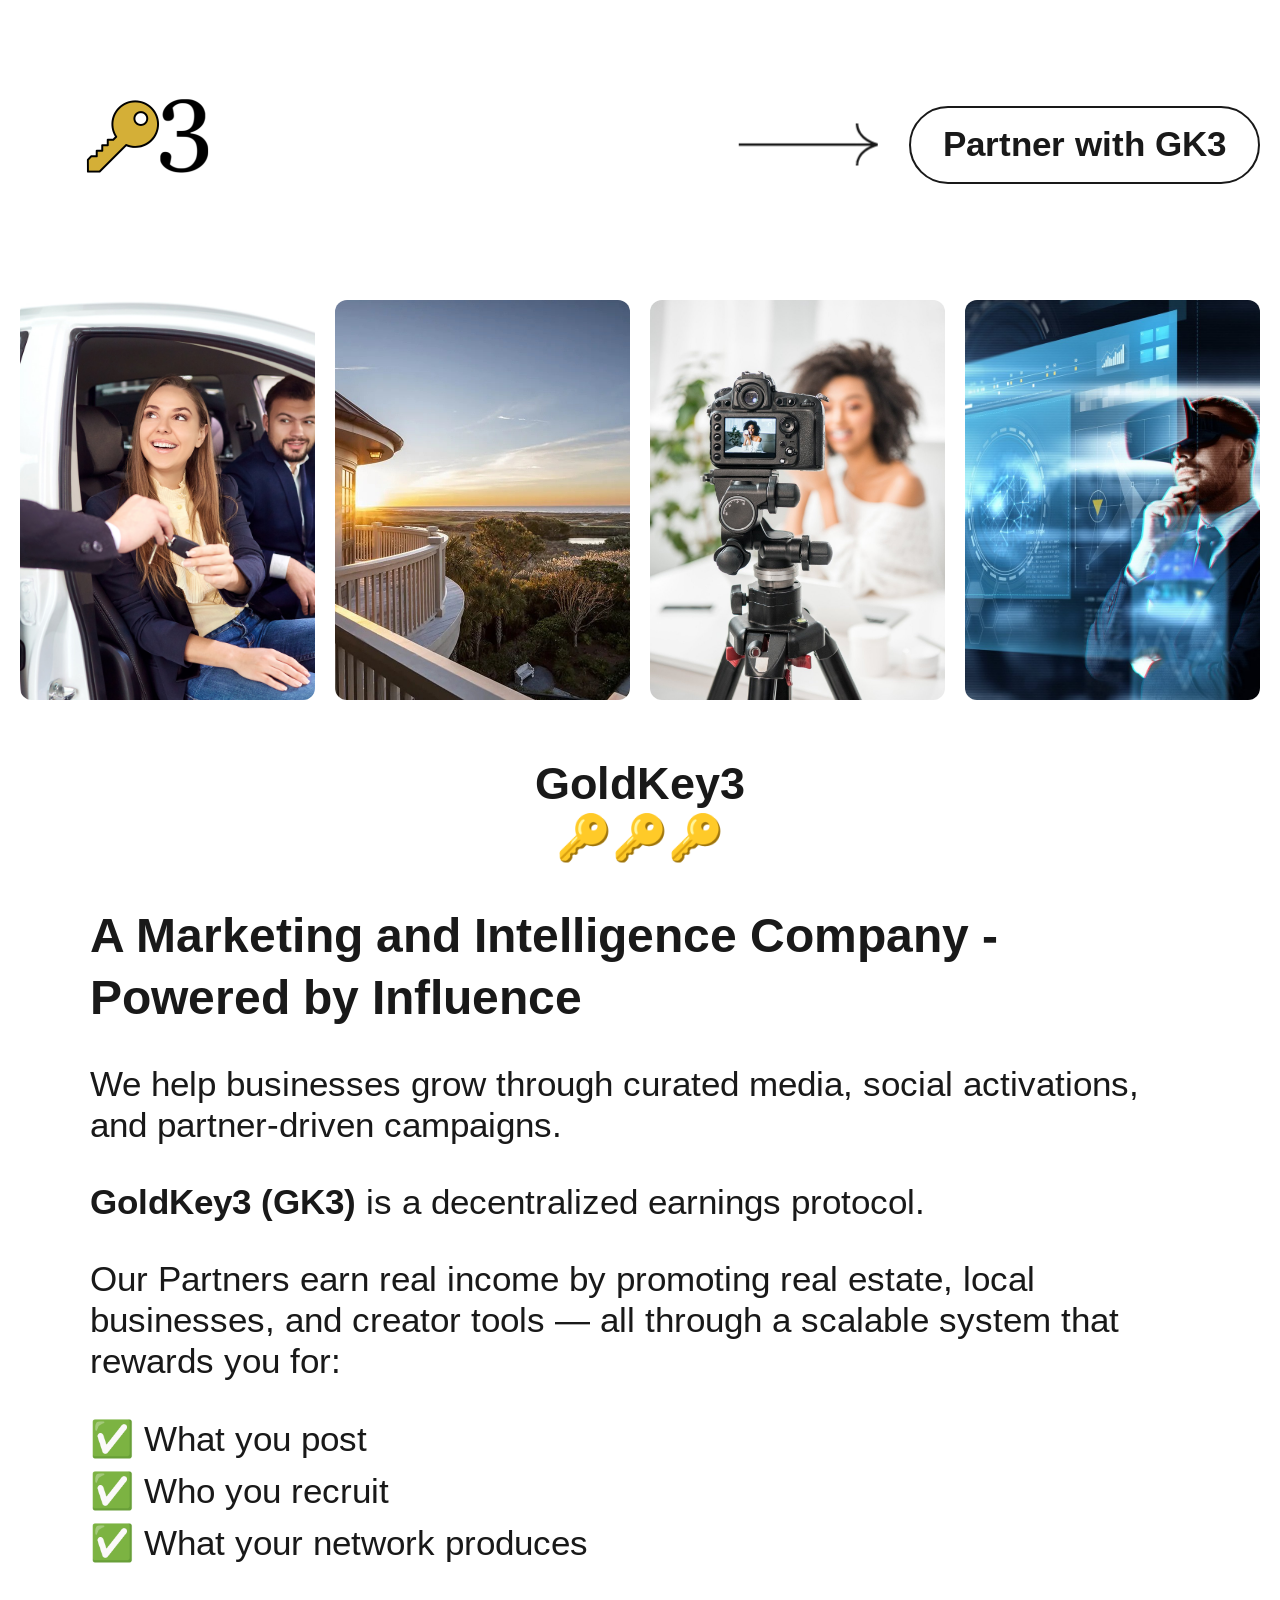
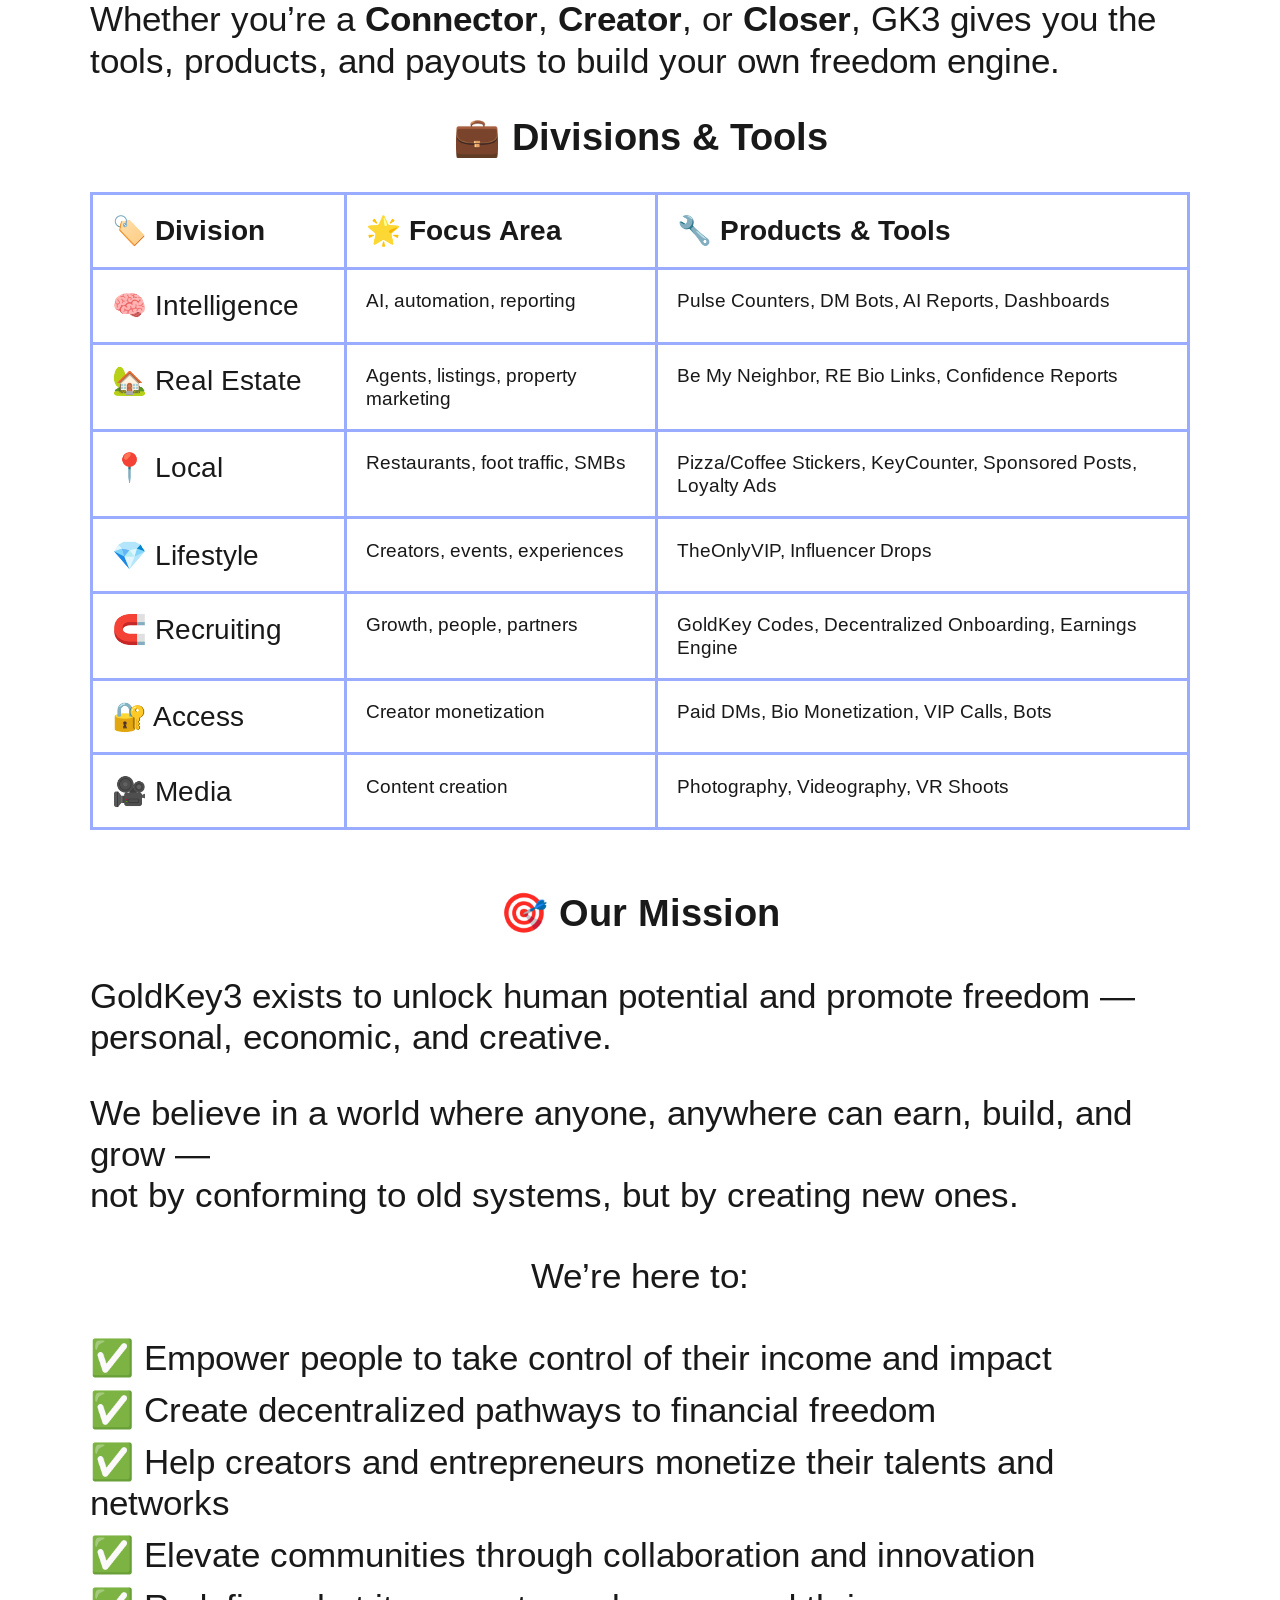
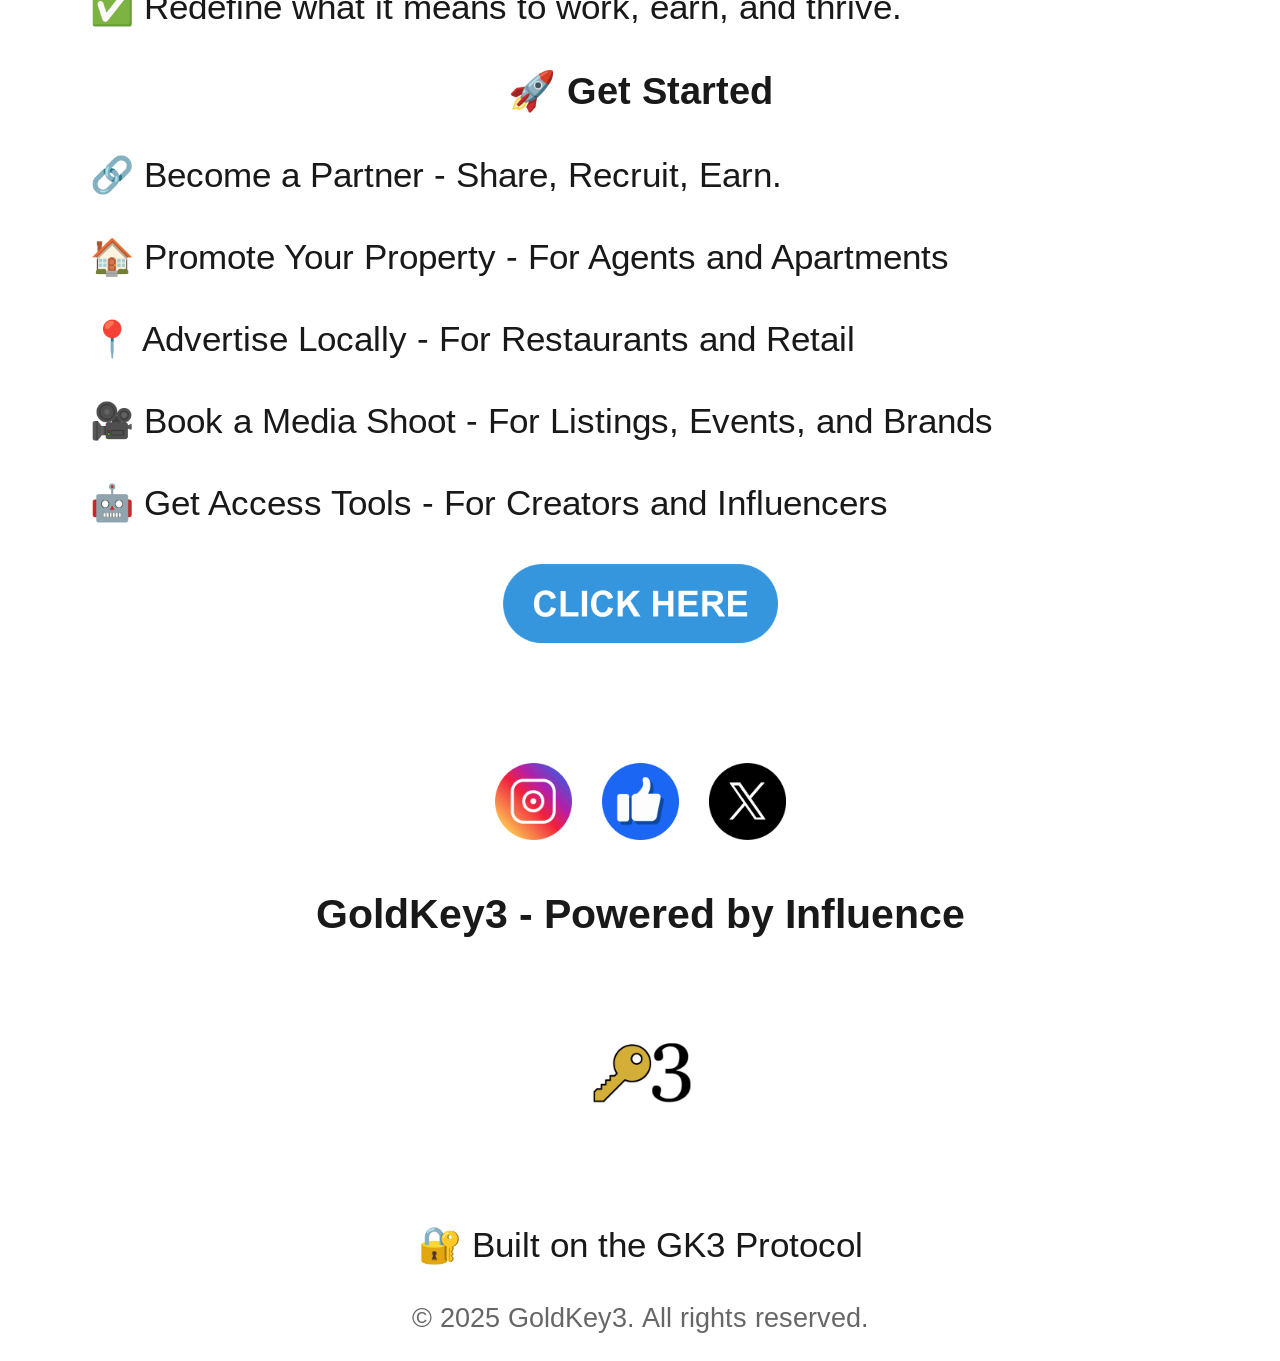
<file: index.html>
<!DOCTYPE html>
<html lang="en">
<head>
    <meta charset="UTF-8">
    <meta name="viewport" content="width=device-width, initial-scale=1.0">
    <title>GoldKey3 - Powered by Influence</title>
    <link rel="stylesheet" href="css/style.css">

    <link rel="preconnect" href="https://fonts.googleapis.com">
    <link rel="preconnect" href="https://fonts.gstatic.com" crossorigin>
    <link href="https://fonts.googleapis.com/css2?family=Arimo:wght@400;700&display=swap" rel="stylesheet">
    
    <script async src="https://www.googletagmanager.com/gtag/js?id=G-BGYJT75675"></script>
    <script>
      window.dataLayer = window.dataLayer || [];
      function gtag(){dataLayer.push(arguments);}
      gtag('js', new Date());
      gtag('config', 'G-BGYJT75675');
    </script>
</head>
<body>

    <header class="hero-section">
        <nav class="main-nav">
            <img src="images/8d8919770615e9848d989b9f89358548.png" alt="GoldKey3 Logo" class="logo">
            
            <div class="nav-cta-group">
                
                <svg class="nav-arrow" xmlns="http://www.w3.org/2000/svg" xmlns:xlink="http://www.w3.org/1999/xlink" preserveAspectRatio="xMidYMid meet" version="1.0" viewBox="0.0 0.0 143.9 474.1" zoomAndPan="magnify">
                    <g>
                        <path d="M143.9004,66.6838v8.2128c-14.3914,0-47.0732-5.4281-67.8438-50.7603v449.9972h-8.2128V24.1356 C47.0717,69.4685,14.3899,74.8966,0,74.8966v-8.2128c14.5849,0,50.4076-6.4974,68.0082-66.6838h7.884 C93.4907,60.1864,129.3154,66.6838,143.9004,66.6838z" style="fill: inherit;"/>
                    </g>
                </svg>

                <a href="https://tally.so/r/m6glkk" target="_blank" rel="noopener" class="nav-button">Partner with GK3</a>
            </div>
        </nav>
        <div class="hero-gallery">
            <img src="images/bbc59179527455d9d5ae58b2640b47e8.jpg" alt="Luxury car driving on a scenic road">
            <img src="images/f286f91599a80ba411e74709acfaafb0.jpg" alt="Modern kitchen with a view">
            <img src="images/344116abaa3c1e63bbc494338fab116e.jpg" alt="Woman enjoying a luxury lifestyle">
            <img src="images/bf82d2eacc5ed118445b77d424714ce7.jpg" alt="High-end real estate property">
        </div>
    </header>

    <main>
        <section class="intro-section">
            <h1>GoldKey3</h1>
            <p class="subtitle">🔑🔑🔑</p>
            <h2>A Marketing and Intelligence Company - Powered by Influence</h2>
            <p>We help businesses grow through curated media, social activations, and partner-driven campaigns.</p>
            <p><strong>GoldKey3 (GK3)</strong> is a decentralized earnings protocol.</p>
            <p>Our Partners earn real income by promoting real estate, local businesses, and creator tools — all through a scalable system that rewards you for:</p>
        </section>

        <section class="rewards-section">
            <ul class="rewards-list">
                <li>✅ What you post</li>
                <li>✅ Who you recruit</li>
                <li>✅ What your network produces</li>
            </ul>
            <div>
                Whether you’re a <strong>Connector</strong>, <strong>Creator</strong>, or <strong>Closer</strong>, GK3 gives you the tools, products, and payouts to build your own freedom engine.
            </div>
        </section>

        <section class="divisions-section">
            <h2>💼 Divisions &amp; Tools</h2>
            <div class="table-container">
                <table>
                    <colgroup>
                        <col style="width: 254px;">
                    </colgroup>
                    <thead>
                        <tr>
                            <th>🏷️ Division</th>
                            <th>🌟 Focus Area</th>
                            <th>🔧 Products &amp; Tools</th>
                        </tr>
                    </thead>
                    <tbody>
                        <tr>
                            <td>🧠 Intelligence</td>
                            <td>AI, automation, reporting</td>
                            <td>Pulse Counters, DM Bots, AI Reports, Dashboards</td>
                        </tr>
                        <tr>
                            <td>🏡 Real Estate</td>
                            <td>Agents, listings, property marketing</td>
                            <td>Be My Neighbor, RE Bio Links, Confidence Reports</td>
                        </tr>
                        <tr>
                            <td>📍 Local</td>
                            <td>Restaurants, foot traffic, SMBs</td>
                            <td>Pizza/Coffee Stickers, KeyCounter, Sponsored Posts, Loyalty Ads</td>
                        </tr>
                        <tr>
                            <td>💎 Lifestyle</td>
                            <td>Creators, events, experiences</td>
                            <td>TheOnlyVIP, Influencer Drops</td>
                        </tr>
                        <tr>
                            <td>🧲 Recruiting</td>
                            <td>Growth, people, partners</td>
                            <td>GoldKey Codes, Decentralized Onboarding, Earnings Engine</td>
                        </tr>
                        <tr>
                            <td>🔐 Access</td>
                            <td>Creator monetization</td>
                            <td>Paid DMs, Bio Monetization, VIP Calls, Bots</td>
                        </tr>
                        <tr>
                            <td>🎥 Media</td>
                            <td>Content creation</td>
                            <td>Photography, Videography, VR Shoots</td>
                        </tr>
                    </tbody>
                </table>
            </div>
        </section>

        <section class="mission-section">
            <h2 style="margin-top: 60px; margin-bottom: 40px;">🎯 Our Mission</h2>
            <p>GoldKey3 exists to unlock human potential and promote freedom —<br>personal, economic, and creative.</p>
            <p>We believe in a world where anyone, anywhere can earn, build, and grow —<br>not by conforming to old systems, but by creating new ones.</p>
            <p style="text-align: center; margin-top: 40px; margin-bottom: 40px;">We’re here to:</p>
            <ul class="mission-list">
                <li>✅ Empower people to take control of their income and impact</li>
                <li>✅ Create decentralized pathways to financial freedom</li>
                <li>✅ Help creators and entrepreneurs monetize their talents and networks</li>
                <li>✅ Elevate communities through collaboration and innovation</li>
                <li>✅ Redefine what it means to work, earn, and thrive.</li>
            </ul>
        </section>

        <section class="get-started-section">
            <h2 style="margin-top: 40px; margin-bottom: 40px;">🚀 Get Started</h2>
            <ul class="cta-list">
                <li>🔗 Become a Partner - Share, Recruit, Earn.</li>
                <li>🏠 Promote Your Property - For Agents and Apartments</li>
                <li>📍 Advertise Locally - For Restaurants and Retail</li>
                <li>🎥 Book a Media Shoot - For Listings, Events, and Brands</li>
                <li>🤖 Get Access Tools - For Creators and Influencers</li>
            </ul>
            <a href="https://tally.so/r/m6glkk" target="_blank" rel="noopener">
                <img src="images/1eef01d60a6fdfb8d110311389549168.png" alt="Join the GoldKey3 Network button" class="cta-image-button">
            </a>
        </section>
    </main>

    <footer class="main-footer">
        <div class="social-icons">
            <a href="#"><img src="images/632b7179-d726-49a5-a456-3bc08239b7f1.png" alt="Instagram"></a>
            <a href="#"><img src="images/5357dda1-f649-4fab-821f-efc28f4c1db8.png" alt="Facebook"></a>
            <a href="#"><img src="images/ea3ffd3b-78c3-46fc-a011-f1971920103f.png" alt="Twitter"></a>
        </div>
        <h3>GoldKey3 - Powered by Influence</h3>
        <img src="images/8d8919770615e9848d989b9f89358548.png" alt="GoldKey3 Logo" class="logo footer-logo">
        <p>🔐 Built on the GK3 Protocol</p>
        <p class="copyright">© 2025 GoldKey3. All rights reserved.</p>
    </footer>

</body>
</html>
</file>
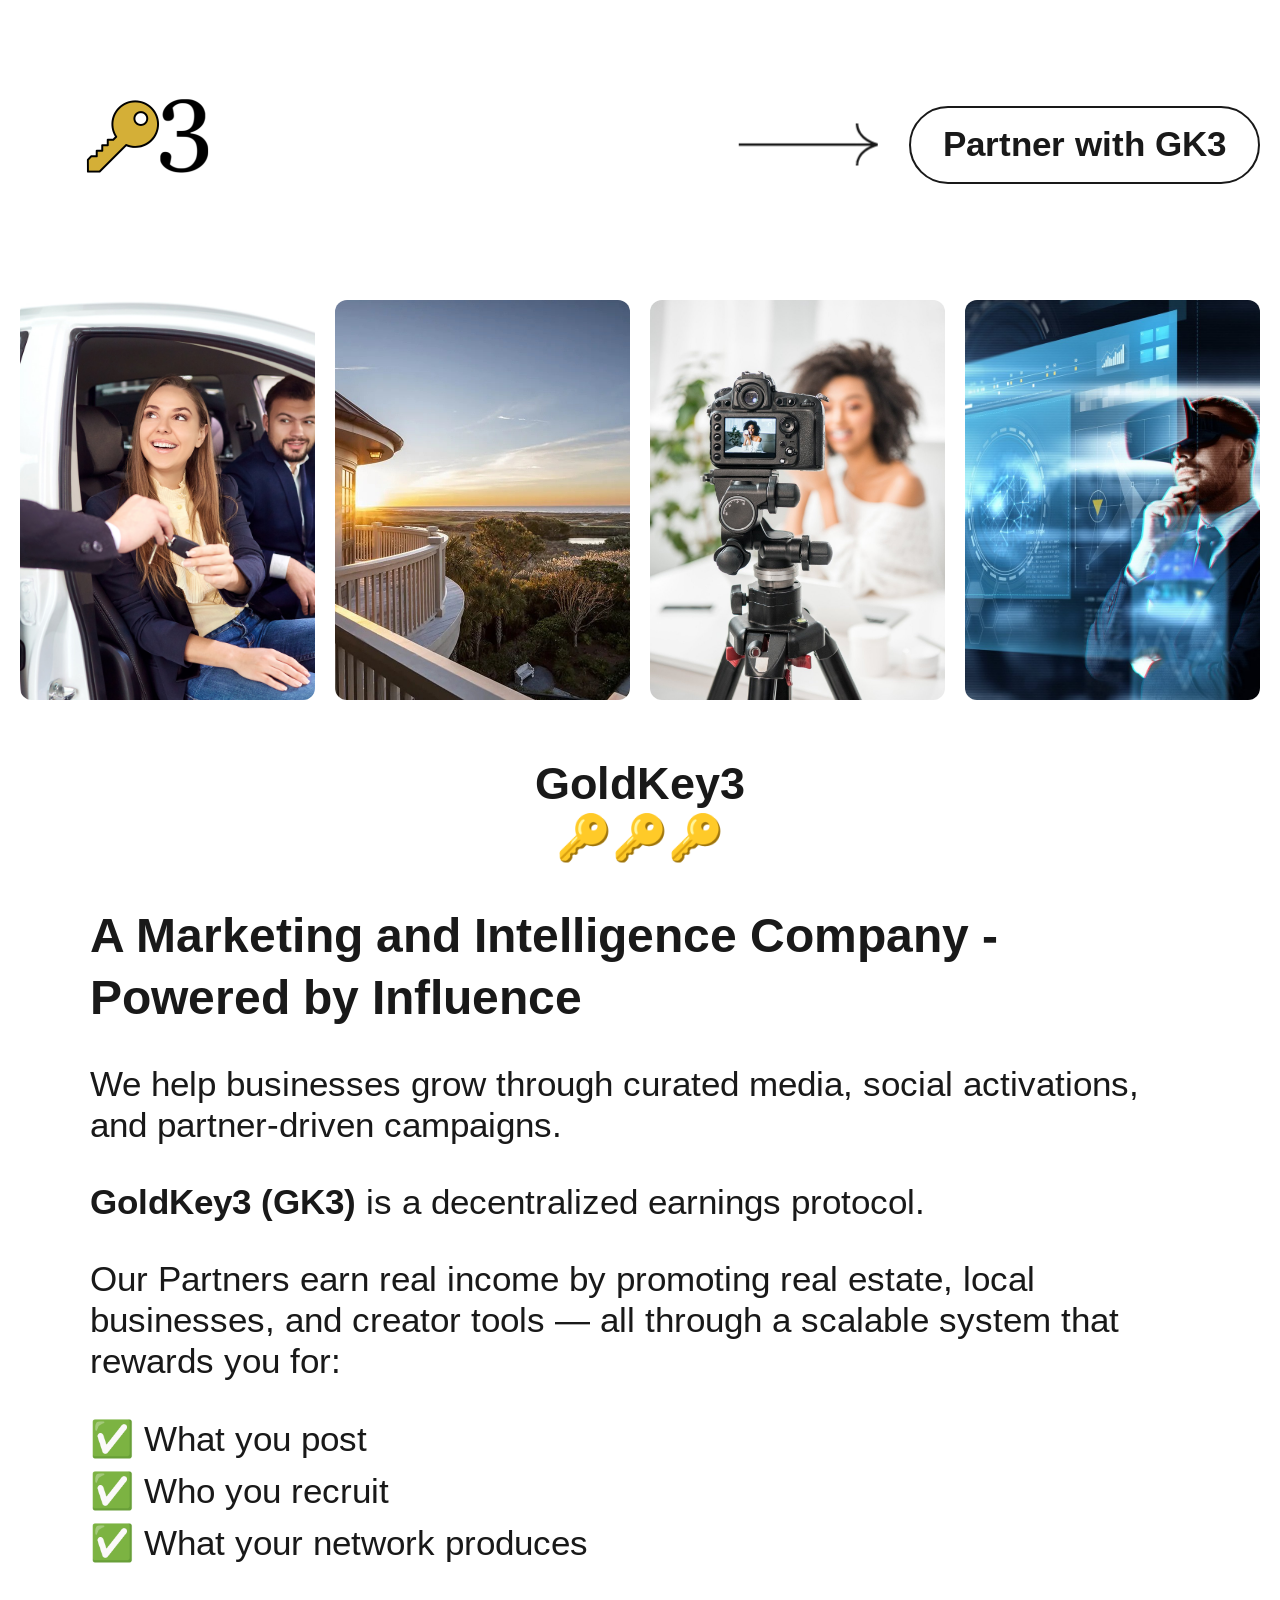
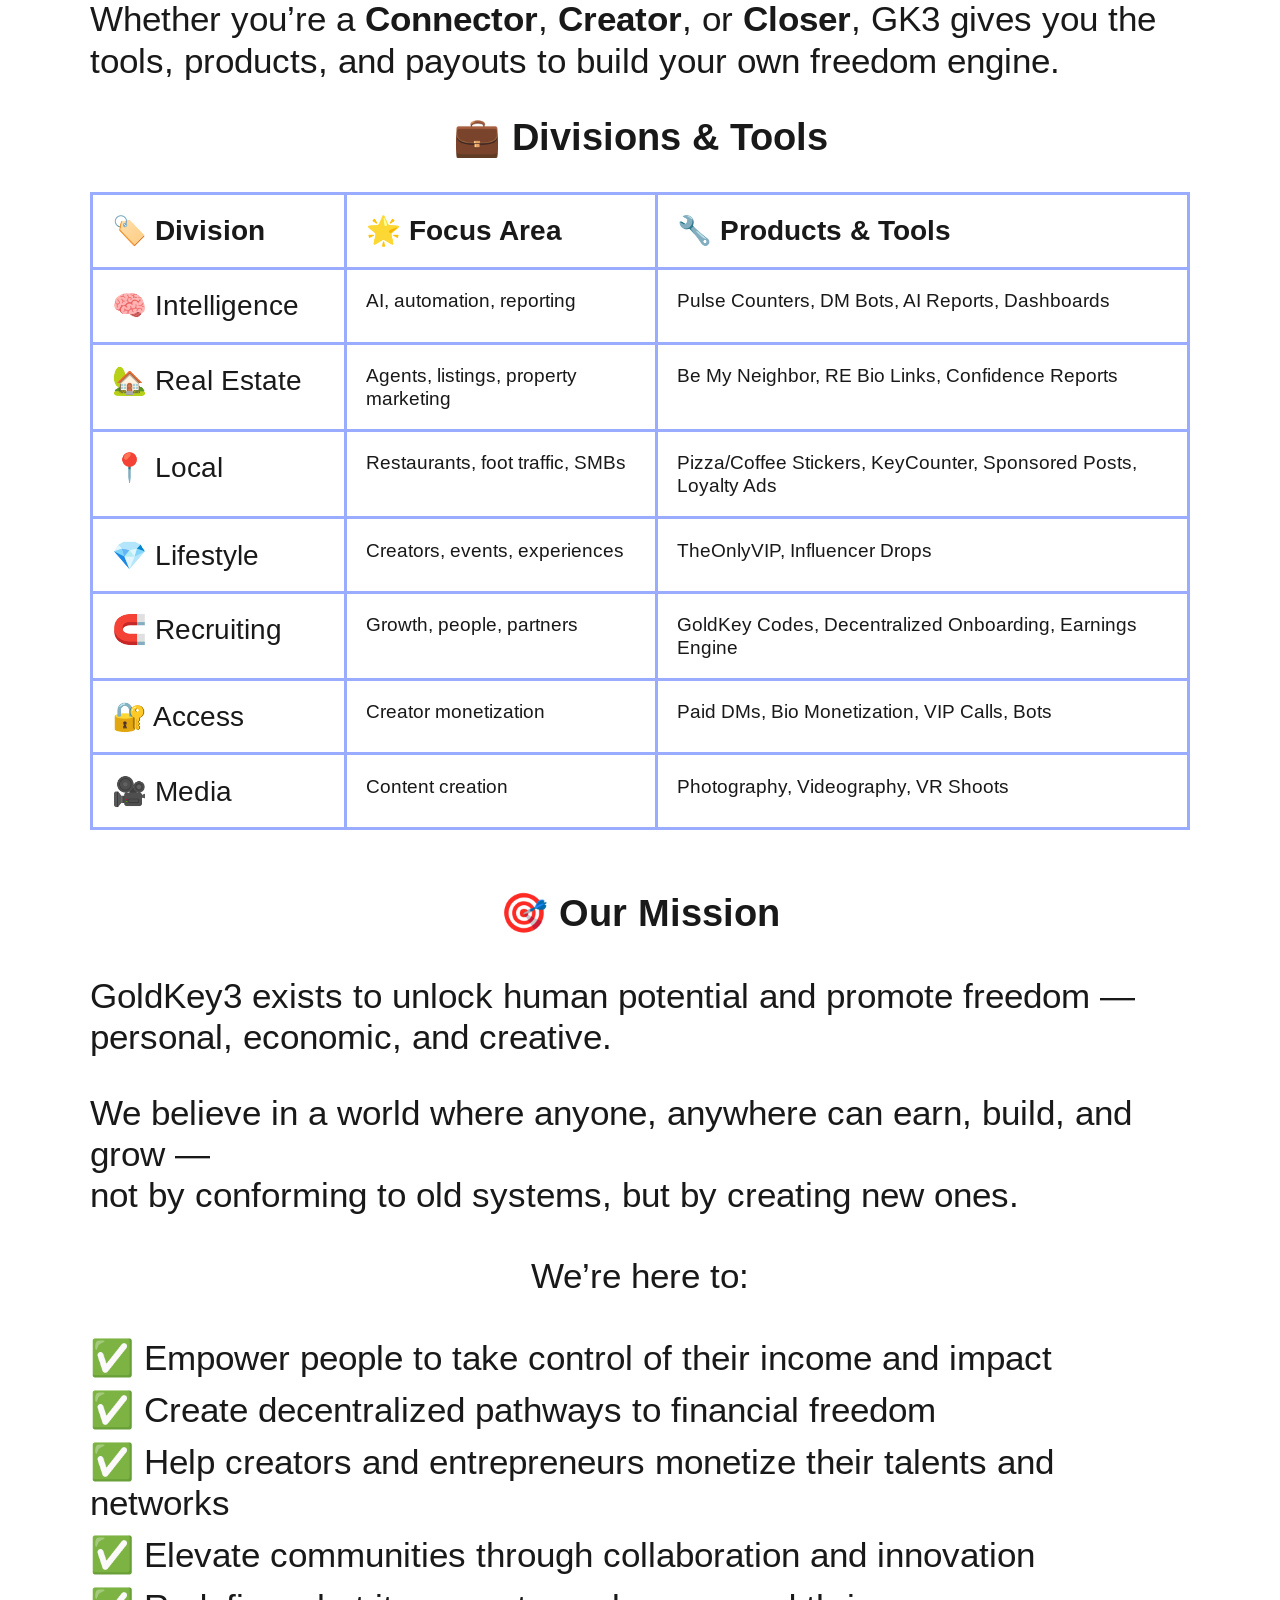
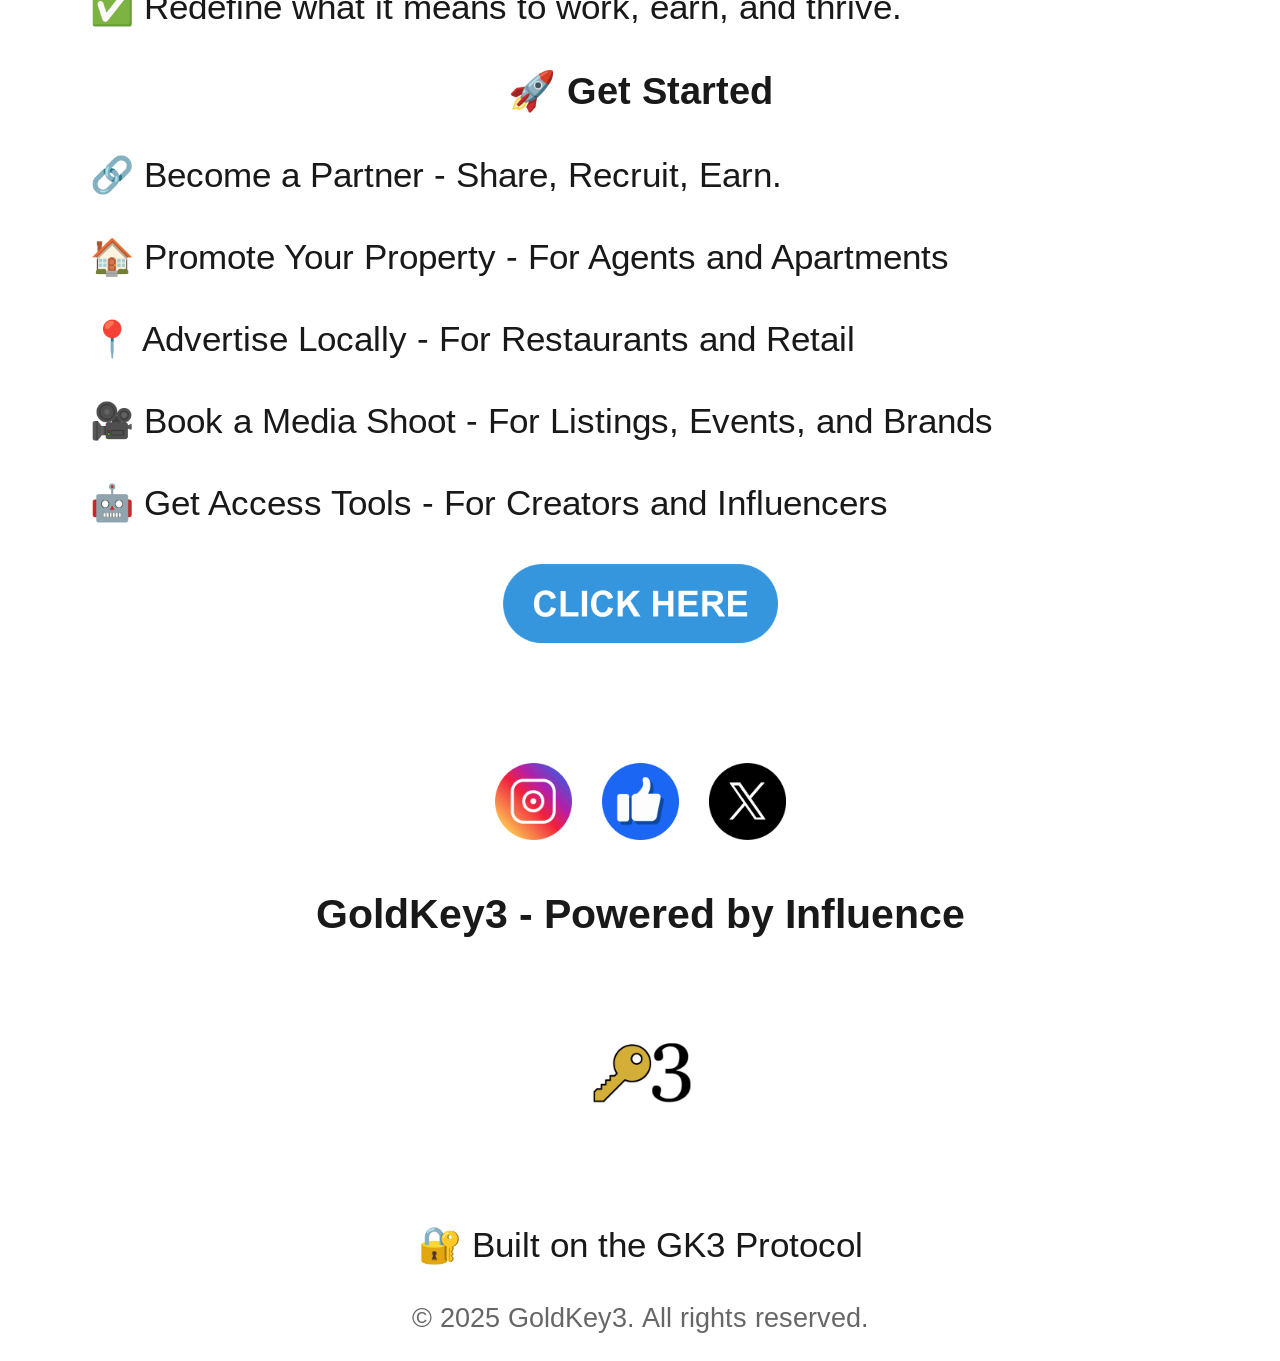
<file: goldkey3-website/index.html>
<!DOCTYPE html>
<html lang="en">
<head>
    <meta charset="UTF-8">
    <meta name="viewport" content="width=device-width, initial-scale=1.0">
    <title>GoldKey3 - Powered by Influence</title>
    <link rel="stylesheet" href="css/style.css">
    
    <link rel="preconnect" href="https://fonts.googleapis.com">
    <link rel="preconnect" href="https://fonts.gstatic.com" crossorigin>
    <link href="https://fonts.googleapis.com/css2?family=Arimo:wght@400;700&display=swap" rel="stylesheet">
</head>
<body>

    <header class="hero-section">
        <nav class="main-nav">
            <img src="images/8d8919770615e9848d989b9f89358548.png" alt="GoldKey3 Logo" class="logo">
            
            <div class="nav-cta-group">
                
                <svg class="nav-arrow" xmlns="http://www.w3.org/2000/svg" xmlns:xlink="http://www.w3.org/1999/xlink" preserveAspectRatio="xMidYMid meet" version="1.0" viewBox="0.0 0.0 143.9 474.1" zoomAndPan="magnify">
                    <g>
                        <path d="M143.9004,66.6838v8.2128c-14.3914,0-47.0732-5.4281-67.8438-50.7603v449.9972h-8.2128V24.1356 C47.0717,69.4685,14.3899,74.8966,0,74.8966v-8.2128c14.5849,0,50.4076-6.4974,68.0082-66.6838h7.884 C93.4907,60.1864,129.3154,66.6838,143.9004,66.6838z" style="fill: inherit;"/>
                    </g>
                </svg>

                <a href="https://tally.so/r/n0qrQ9" target="_blank" rel="noopener" class="nav-button">Partner with GK3</a>
            </div>
        </nav>
        <div class="hero-gallery">
            <img src="images/bbc59179527455d9d5ae58b2640b47e8.jpg" alt="Luxury car driving on a scenic road">
            <img src="images/f286f91599a80ba411e74709acfaafb0.jpg" alt="Modern kitchen with a view">
            <img src="images/344116abaa3c1e63bbc494338fab116e.jpg" alt="Woman enjoying a luxury lifestyle">
            <img src="images/bf82d2eacc5ed118445b77d424714ce7.jpg" alt="High-end real estate property">
        </div>
    </header>

    <main>
        <section class="intro-section">
            <h1>GoldKey3</h1>
            <p class="subtitle">🔑🔑🔑</p>
            <h2>A Marketing and Intelligence Company - Powered by Influence</h2>
            <p>We help businesses grow through curated media, social activations, and partner-driven campaigns.</p>
            <p><strong>GoldKey3 (GK3)</strong> is a decentralized earnings protocol.</p>
            <p>Our Partners earn real income by promoting real estate, local businesses, and creator tools — all through a scalable system that rewards you for:</p>
        </section>

        <section class="rewards-section">
            <ul class="rewards-list">
                <li>✅ What you post</li>
                <li>✅ Who you recruit</li>
                <li>✅ What your network produces</li>
            </ul>
            <div>
                Whether you’re a <strong>Connector</strong>, <strong>Creator</strong>, or <strong>Closer</strong>, GK3 gives you the<br>tools, products, and payouts to build your own freedom engine.
            </div>
        </section>

        <section class="divisions-section">
            <h2>💼 Divisions &amp; Tools</h2>
            <div class="table-container">
                <table>
                    <colgroup>
                        <col style="width: 254px;">
                    </colgroup>
                    <thead>
                        <tr>
                            <th>🏷️ Division</th>
                            <th>🌟 Focus Area</th>
                            <th>🔧 Products &amp; Tools</th>
                        </tr>
                    </thead>
                    <tbody>
                        <tr>
                            <td>🧠 Intelligence</td>
                            <td>AI, automation, reporting</td>
                            <td>Pulse Counters, DM Bots, AI Reports, Dashboards</td>
                        </tr>
                        <tr>
                            <td>🏡 Real Estate</td>
                            <td>Agents, listings, property marketing</td>
                            <td>Be My Neighbor, RE Bio Links, Confidence Reports</td>
                        </tr>
                        <tr>
                            <td>📍 Local</td>
                            <td>Restaurants, foot traffic, SMBs</td>
                            <td>Pizza/Coffee Stickers, KeyCounter, Sponsored Posts, Loyalty Ads</td>
                        </tr>
                        <tr>
                            <td>💎 Lifestyle</td>
                            <td>Creators, events, experiences</td>
                            <td>TheOnlyVIP, Influencer Drops</td>
                        </tr>
                        <tr>
                            <td>🧲 Recruiting</td>
                            <td>Growth, people, partners</td>
                            <td>GoldKey Codes, Decentralized Onboarding, Earnings Engine</td>
                        </tr>
                        <tr>
                            <td>🔐 Access</td>
                            <td>Creator monetization</td>
                            <td>Paid DMs, Bio Monetization, VIP Calls, Bots</td>
                        </tr>
                        <tr>
                            <td>🎥 Media</td>
                            <td>Content creation</td>
                            <td>Photography, Videography, VR Shoots</td>
                        </tr>
                    </tbody>
                </table>
            </div>
        </section>

        <section class="mission-section">
            <h2 style="margin-top: 60px; margin-bottom: 40px;">🎯 Our Mission</h2>
            <p>GoldKey3 exists to unlock human potential and promote freedom —<br>personal, economic, and creative.</p>
            <p>We believe in a world where anyone, anywhere can earn, build, and grow —<br>not by conforming to old systems, but by creating new ones.</p>
            <p style="text-align: center; margin-top: 40px; margin-bottom: 40px;">We’re here to:</p>
            <ul class="mission-list">
                <li>✅ Empower people to take control of their income and impact</li>
                <li>✅ Create decentralized pathways to financial freedom</li>
                <li>✅ Help creators and entrepreneurs monetize their talents and networks</li>
                <li>✅ Elevate communities through collaboration and innovation</li>
                <li>✅ Redefine what it means to work, earn, and thrive.</li>
            </ul>
        </section>

        <section class="get-started-section">
            <h2 style="margin-top: 40px; margin-bottom: 40px;">🚀 Get Started</h2>
            <ul class="cta-list">
                <li>🔗 Become a Partner - Share, Recruit, Earn.</li>
                <li>🏠 Promote Your Property - For Agents and Apartments</li>
                <li>📍 Advertise Locally - For Restaurants and Retail</li>
                <li>🎥 Book a Media Shoot - For Listings, Events, and Brands</li>
                <li>🤖 Get Access Tools - For Creators and Influencers</li>
            </ul>
            <a href="https://tally.so/r/n0qrQ9" target="_blank" rel="noopener">
                <img src="images/1eef01d60a6fdfb8d110311389549168.png" alt="Join the GoldKey3 Network button" class="cta-image-button">
            </a>
        </section>
    </main>

    <footer class="main-footer">
        <div class="social-icons">
            <a href="#"><img src="images/632b7179-d726-49a5-a456-3bc08239b7f1.png" alt="Instagram"></a>
            <a href="#"><img src="images/5357dda1-f649-4fab-821f-efc28f4c1db8.png" alt="Facebook"></a>
            <a href="#"><img src="images/ea3ffd3b-78c3-46fc-a011-f1971920103f.png" alt="Twitter"></a>
        </div>
        <h3>GoldKey3 - Powered by Influence</h3>
        <img src="images/8d8919770615e9848d989b9f89358548.png" alt="GoldKey3 Logo" class="logo footer-logo">
        <p>🔐 Built on the GK3 Protocol</p>
        <p class="copyright">© 2025 GoldKey3. All rights reserved.</p>
    </footer>

</body>
</html>
</file>
<file: css/style.css>
/* General Body Styles */
body {
    font-family: 'Arimo', sans-serif; /* Using the Google Font from the HTML */
    margin: 0;
    background-color: #ffffff;
    color: #191919;
    font-size: 35.4382px
}

/* A container for centered content sections */
section {
    max-width: 1100px;
    margin: 0 auto; /* Center the content */
    padding: 0px 20px;
    /* text-align is now handled by more specific rules below */
}

/* Basic styles for headings and paragraphs */
h1, h2, h3 {
    font-weight: 700;
}

h1 {
    font-size: 2.8rem; /* 44px */
}

h2 {
    font-size: 2.4rem; /* 38px */
    margin-bottom: 0px;
}

p, li {
    /* line-height: 1.6; */
}

/* Header & Navigation */
.hero-section {
    padding: 20px;
}

.main-nav {
    display: flex;
    justify-content: space-between;
    align-items: center;
    max-width: 1300px;
    margin: 0 auto 30px auto;
}

.logo {
    width: 250px;
    height: auto;
}

/* This new container will hold the arrow and button */
.nav-cta-group {
    display: flex;
    align-items: center; /* This vertically aligns the arrow and button */
}

/* Style the new arrow SVG */
.nav-arrow {
    width: 42.28px;
    height: 139.26px;
    fill: #191919;
    margin-right: 80px;
    transform: rotate(90deg);
    animation: slideIn 2s forwards;
}

@keyframes slideIn {
    0% {
        transform: translateX(-80px) rotate(90deg);
        opacity: 0;
    }
    100% {
        transform: translateX(0) rotate(90deg);
        opacity: 1;
    }
}

.nav-button {
    background-color: transparent;
    border: 2px solid #191919;
    color: #191919;
    padding: 1rem 2rem;
    font-weight: 700;
    text-decoration: none;
    border-radius: 50px;
    transition: background-color 0.3s, color 0.3s;
}

.nav-button:hover {
    background-color: #191919;
    color: #ffffff;
}

.hero-gallery {
    display: grid;
    grid-template-columns: repeat(4, 1fr);
    gap: 20px;
    max-width: 1300px;
    margin: 0 auto;
}

.hero-gallery img {
    width: 100%;
    height: 400px;
    object-fit: cover;
    border-radius: 12px;
}

/* --- TEXT ALIGNMENT REFINEMENTS --- */

.intro-section h1,
.intro-section .subtitle {
    text-align: center;
}

.intro-section h1 {
    font-size: 2.8rem;
    font-weight: 700;
    margin-bottom: 0;
}

.intro-section .subtitle {
    font-size: 2.8rem;
    margin-top: 0;
    margin-bottom: 2rem;
}

.intro-section h2 {
    font-size: 3rem;
    font-weight: 700;
    line-height: 1.3;
    text-align: left;
}

.intro-section p:not(.subtitle) {
    text-align: left;
}

.divisions-section h2,
.mission-section h2,
.get-started-section h2,
.text-center {
    text-align: center;
}

.mission-section p {
    text-align: left;
}

.rewards-list, .mission-list, .cta-list {
    list-style-type: none;
    padding-left: 0;
}

.rewards-list li, .mission-list li, .cta-list li {
    text-align: left;
    margin-bottom: 10px;
}

.rewards-section p {
    max-width: 800px;
    margin-left: auto;
    margin-right: auto;
    text-align: left;
}

.table-container {
    overflow-x: auto;
    font-size: 18.6666px;
}

table {
    width: 100%;
    border-collapse: collapse;
    margin-top: 2rem;
    border: 3px solid #99acff;
}

th {
    border: 3px solid #99acff;
    padding: 1.2rem;
    vertical-align: top;
    text-align: left;
    font-size: 27.9997px;
}

td {
    border: 3px solid #99acff;
    padding: 1.2rem;
    vertical-align: top;
    text-align: left;
}

thead {
    /* font-size: 1.2rem; */
}

thead th {
    font-weight: 700;
}

tbody tr td:first-child {
    font-size: 27.9997px;
}

/* --- GET STARTED SECTION --- */

.cta-list li {
    margin-bottom: 40px;
}

.cta-image-button {
    display: block; /* Allows margin auto to work */
    margin: 40px auto 0 auto; /* Center the button */
    width: 275px; /* Set a specific width for the button image */
}

/* --- FOOTER SECTION --- */
.main-footer {
    padding: 120px 20px 0px;
    text-align: center;
}

.social-icons {
    margin-bottom: 20px;
}

.social-icons a {
    margin: 0 10px;
    display: inline-block;
}

.social-icons img {
    width: 77px;
    height: 77px;
    transition: opacity 0.3s ease; /* Add a smooth transition */
}

.social-icons a:hover img {
    opacity: 0.7; /* Makes the icon slightly transparent on hover */
}

.footer-logo {
    width: 200px;
    margin: 0px auto;
}

.copyright {
    color: #666;
    font-size: 26.6671px
}

/* --- RESPONSIVE DESIGN --- */

@media (max-width: 768px) {
    h1 {
        font-size: 2.2rem;
    }
    h2 {
        font-size: 1.8rem;
    }
    .intro-section h2 {
        font-size: 2.2rem; /* Adjust tagline size on medium screens */
    }

    /* Stack the nav items */
    .main-nav {
        flex-direction: column;
        gap: 20px;
    }

    /* Change image gallery to 2 columns */
    .hero-gallery {
        grid-template-columns: repeat(2, 1fr);
    }
    
    /* --- IMPROVE TABLE ON MOBILE --- */
    table, thead, tbody, th, td, tr {
        display: block; /* Makes table elements stack */
    }

    thead tr {
        position: absolute;
        top: -9999px; /* Hides the table headers */
        left: -9999px;
    }

    tr {
        border: 3px solid #99acff;
        margin-bottom: 1rem;
    }

    td {
        border: none;
        border-bottom: 1px solid #eee;
        position: relative;
        padding: 0.8rem 0.8rem 0.8rem 50%;
        text-align: left;
        font-size: 14px;
    }

    td:before {
        position: absolute;
        top: 0.8rem;
        left: 0.8rem;
        width: 45%;
        padding-right: 10px;
        white-space: nowrap;
        font-weight: 700;
        font-size: 15px; /* CHANGED: A slightly larger font size for the labels */
    }

    /* NEW RULE: Make the first data cell's font size larger to match the labels */
    tbody tr td:first-child {
        font-size: 15px; 
    }

    /* Add the content for the labels */
    td:nth-of-type(1):before { content: "🏷️ Division"; }
    td:nth-of-type(2):before { content: "🌟 Focus Area"; }
    td:nth-of-type(3):before { content: "🔧 Products & Tools"; }
}

@media (max-width: 480px) {
    /* Change image gallery to 1 column */
    .hero-gallery {
        grid-template-columns: 1fr; /* Single column on very small screens */
    }
}
</file>
<file: goldkey3-website/css/style.css>
/* General Body Styles */
body {
    font-family: 'Arimo', sans-serif; /* Using the Google Font from the HTML */
    margin: 0;
    background-color: #ffffff;
    color: #191919;
    font-size: 35.4382px
}

/* A container for centered content sections */
section {
    max-width: 1100px;
    margin: 0 auto; /* Center the content */
    padding: 0px 20px;
    /* text-align is now handled by more specific rules below */
}

/* Basic styles for headings and paragraphs */
h1, h2, h3 {
    font-weight: 700;
}

h1 {
    font-size: 2.8rem; /* 44px */
}

h2 {
    font-size: 2.4rem; /* 38px */
    margin-bottom: 0px;
}

p, li {
    /* line-height: 1.6; */
}

/* Header & Navigation */
.hero-section {
    padding: 20px;
}

.main-nav {
    display: flex;
    justify-content: space-between;
    align-items: center;
    max-width: 1300px;
    margin: 0 auto 30px auto;
}

.logo {
    width: 250px;
    height: auto;
}

/* This new container will hold the arrow and button */
.nav-cta-group {
    display: flex;
    align-items: center; /* This vertically aligns the arrow and button */
}

/* Style the new arrow SVG */
.nav-arrow {
    width: 42.28px;
    height: 139.26px;
    fill: #191919;
    margin-right: 80px;
    transform: rotate(90deg);
    animation: slideIn 2s forwards;
}

@keyframes slideIn {
    0% {
        transform: translateX(-80px) rotate(90deg);
        opacity: 0;
    }
    100% {
        transform: translateX(0) rotate(90deg);
        opacity: 1;
    }
}

.nav-button {
    background-color: transparent;
    border: 2px solid #191919;
    color: #191919;
    padding: 1rem 2rem;
    font-weight: 700;
    text-decoration: none;
    border-radius: 50px;
    transition: background-color 0.3s, color 0.3s;
}

.nav-button:hover {
    background-color: #191919;
    color: #ffffff;
}

.hero-gallery {
    display: grid;
    grid-template-columns: repeat(4, 1fr);
    gap: 20px;
    max-width: 1300px;
    margin: 0 auto;
}

.hero-gallery img {
    width: 100%;
    height: 400px;
    object-fit: cover;
    border-radius: 12px;
}

/* --- TEXT ALIGNMENT REFINEMENTS --- */

.intro-section h1,
.intro-section .subtitle {
    text-align: center;
}

.intro-section h1 {
    font-size: 2.8rem;
    font-weight: 700;
    margin-bottom: 0;
}

.intro-section .subtitle {
    font-size: 2.8rem;
    margin-top: 0;
    margin-bottom: 2rem;
}

.intro-section h2 {
    font-size: 3rem;
    font-weight: 700;
    line-height: 1.3;
    text-align: left;
}

.intro-section p:not(.subtitle) {
    text-align: left;
}

.divisions-section h2,
.mission-section h2,
.get-started-section h2,
.text-center {
    text-align: center;
}

.mission-section p {
    text-align: left;
}

.rewards-list, .mission-list, .cta-list {
    list-style-type: none;
    padding-left: 0;
}

.rewards-list li, .mission-list li, .cta-list li {
    text-align: left;
    margin-bottom: 10px;
}

.rewards-section p {
    max-width: 800px;
    margin-left: auto;
    margin-right: auto;
    text-align: left;
}

.table-container {
    overflow-x: auto;
    font-size: 18.6666px;
}

table {
    width: 100%;
    border-collapse: collapse;
    margin-top: 2rem;
    border: 3px solid #99acff;
}

th {
    border: 3px solid #99acff;
    padding: 1.2rem;
    vertical-align: top;
    text-align: left;
    font-size: 27.9997px;
}

td {
    border: 3px solid #99acff;
    padding: 1.2rem;
    vertical-align: top;
    text-align: left;
}

thead {
    /* font-size: 1.2rem; */
}

thead th {
    font-weight: 700;
}

tbody tr td:first-child {
    font-size: 27.9997px;
}

/* --- GET STARTED SECTION --- */

.cta-list li {
    margin-bottom: 40px;
}

.cta-image-button {
    display: block; /* Allows margin auto to work */
    margin: 40px auto 0 auto; /* Center the button */
    width: 275px; /* Set a specific width for the button image */
}

/* --- FOOTER SECTION --- */
.main-footer {
    padding: 120px 20px 0px;
    text-align: center;
}

.social-icons {
    margin-bottom: 20px;
}

.social-icons a {
    margin: 0 10px;
    display: inline-block;
}

.social-icons img {
    width: 77px;
    height: 77px;
    transition: opacity 0.3s ease; /* Add a smooth transition */
}

.social-icons a:hover img {
    opacity: 0.7; /* Makes the icon slightly transparent on hover */
}

.footer-logo {
    width: 200px;
    margin: 0px auto;
}

.copyright {
    color: #666;
    font-size: 26.6671px
}

/* --- RESPONSIVE DESIGN --- */

@media (max-width: 768px) {
    h1 {
        font-size: 2.2rem;
    }
    h2 {
        font-size: 1.8rem;
    }
    .intro-section h2 {
        font-size: 2.2rem; /* Adjust tagline size on medium screens */
    }

    /* Stack the nav items */
    .main-nav {
        flex-direction: column;
        gap: 20px;
    }

    /* Change image gallery to 2 columns */
    .hero-gallery {
        grid-template-columns: repeat(2, 1fr);
    }
    
    /* --- IMPROVE TABLE ON MOBILE --- */
    table, thead, tbody, th, td, tr {
        display: block; /* Makes table elements stack */
    }

    thead tr {
        position: absolute;
        top: -9999px; /* Hides the table headers */
        left: -9999px;
    }

    tr {
        border: 3px solid #99acff;
        margin-bottom: 1rem;
    }

    td {
        border: none;
        border-bottom: 1px solid #eee;
        position: relative;
        padding-left: 50%; /* Make space for the labels */
        text-align: left;
    }

    td:before {
        /* Add the header text back in as a label for each cell */
        position: absolute;
        top: 1.2rem;
        left: 1.2rem;
        width: 45%;
        padding-right: 10px;
        white-space: nowrap;
        font-weight: 700;
    }

    /* Add the content for the labels */
    td:nth-of-type(1):before { content: "🏷️ Division"; }
    td:nth-of-type(2):before { content: "🌟 Focus Area"; }
    td:nth-of-type(3):before { content: "🔧 Products & Tools"; }
}

@media (max-width: 480px) {
    /* Change image gallery to 1 column */
    .hero-gallery {
        grid-template-columns: 1fr; /* Single column on very small screens */
    }
}
</file>
